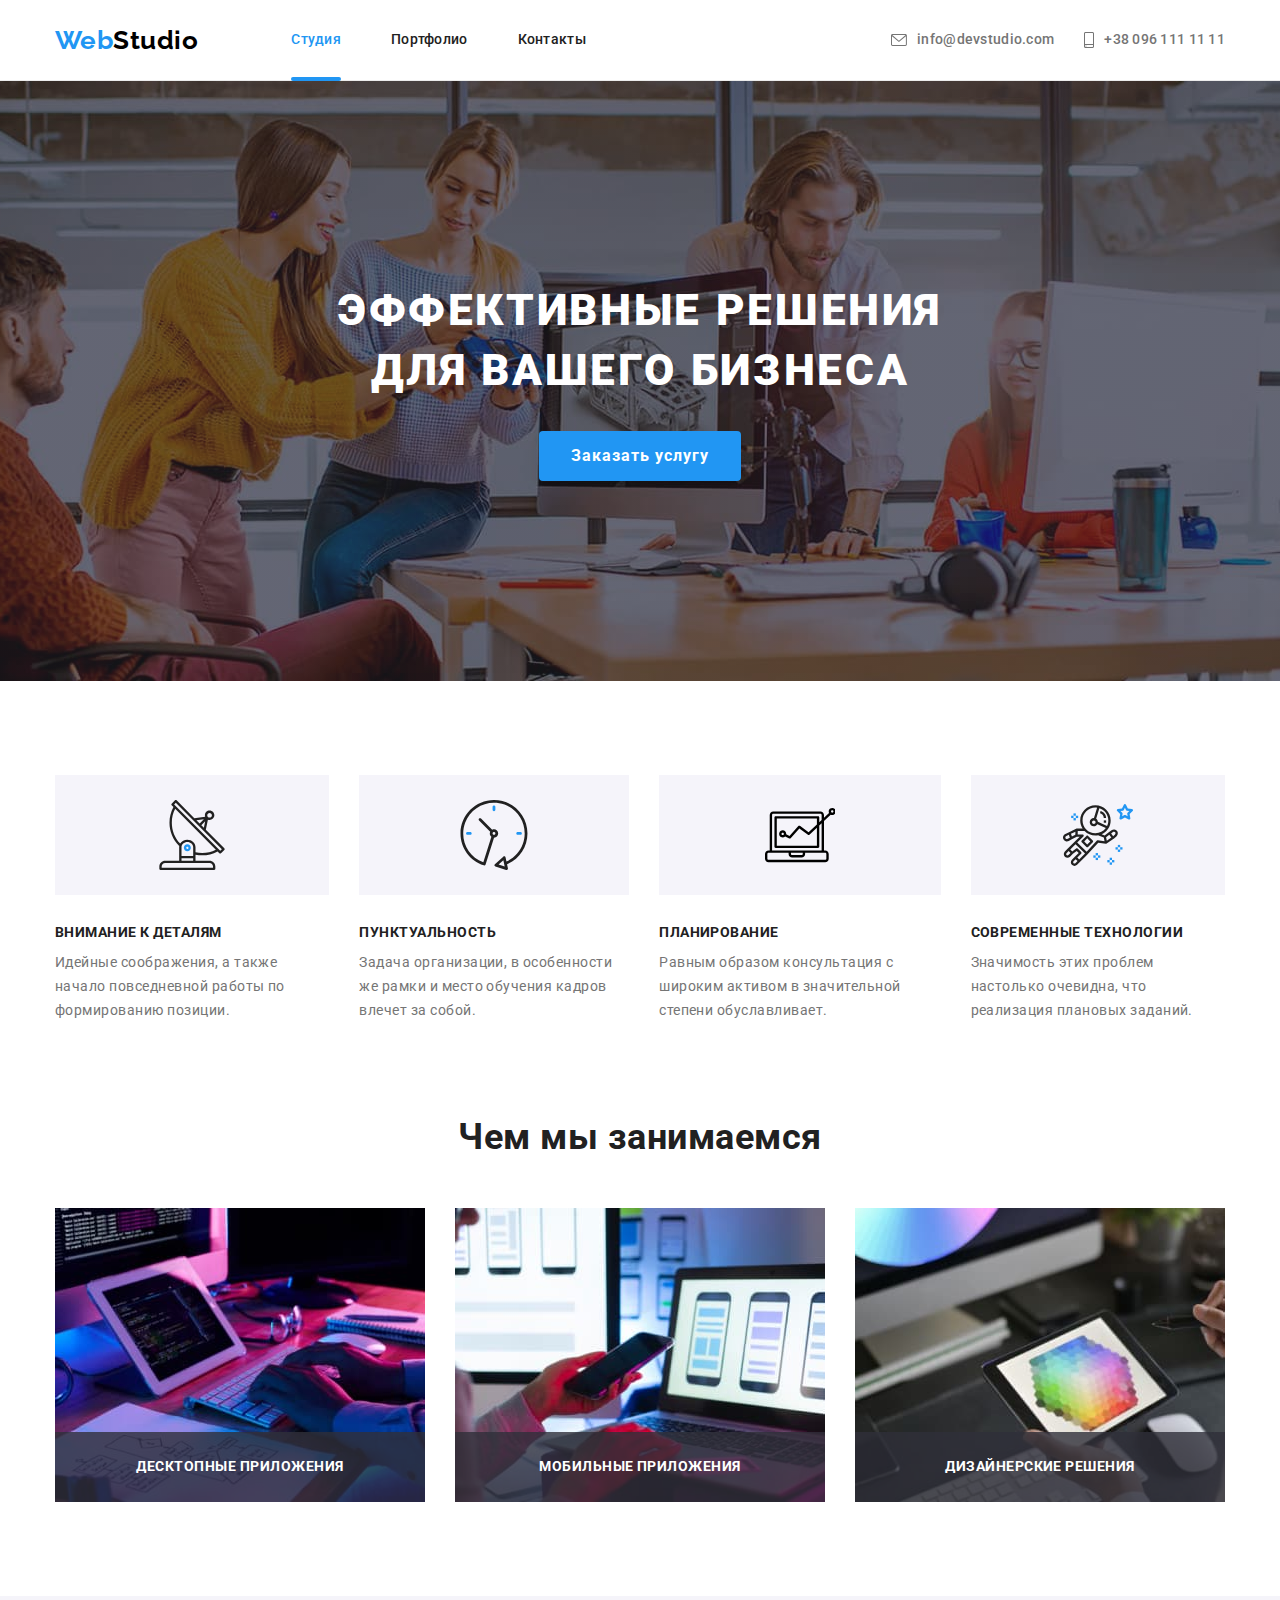
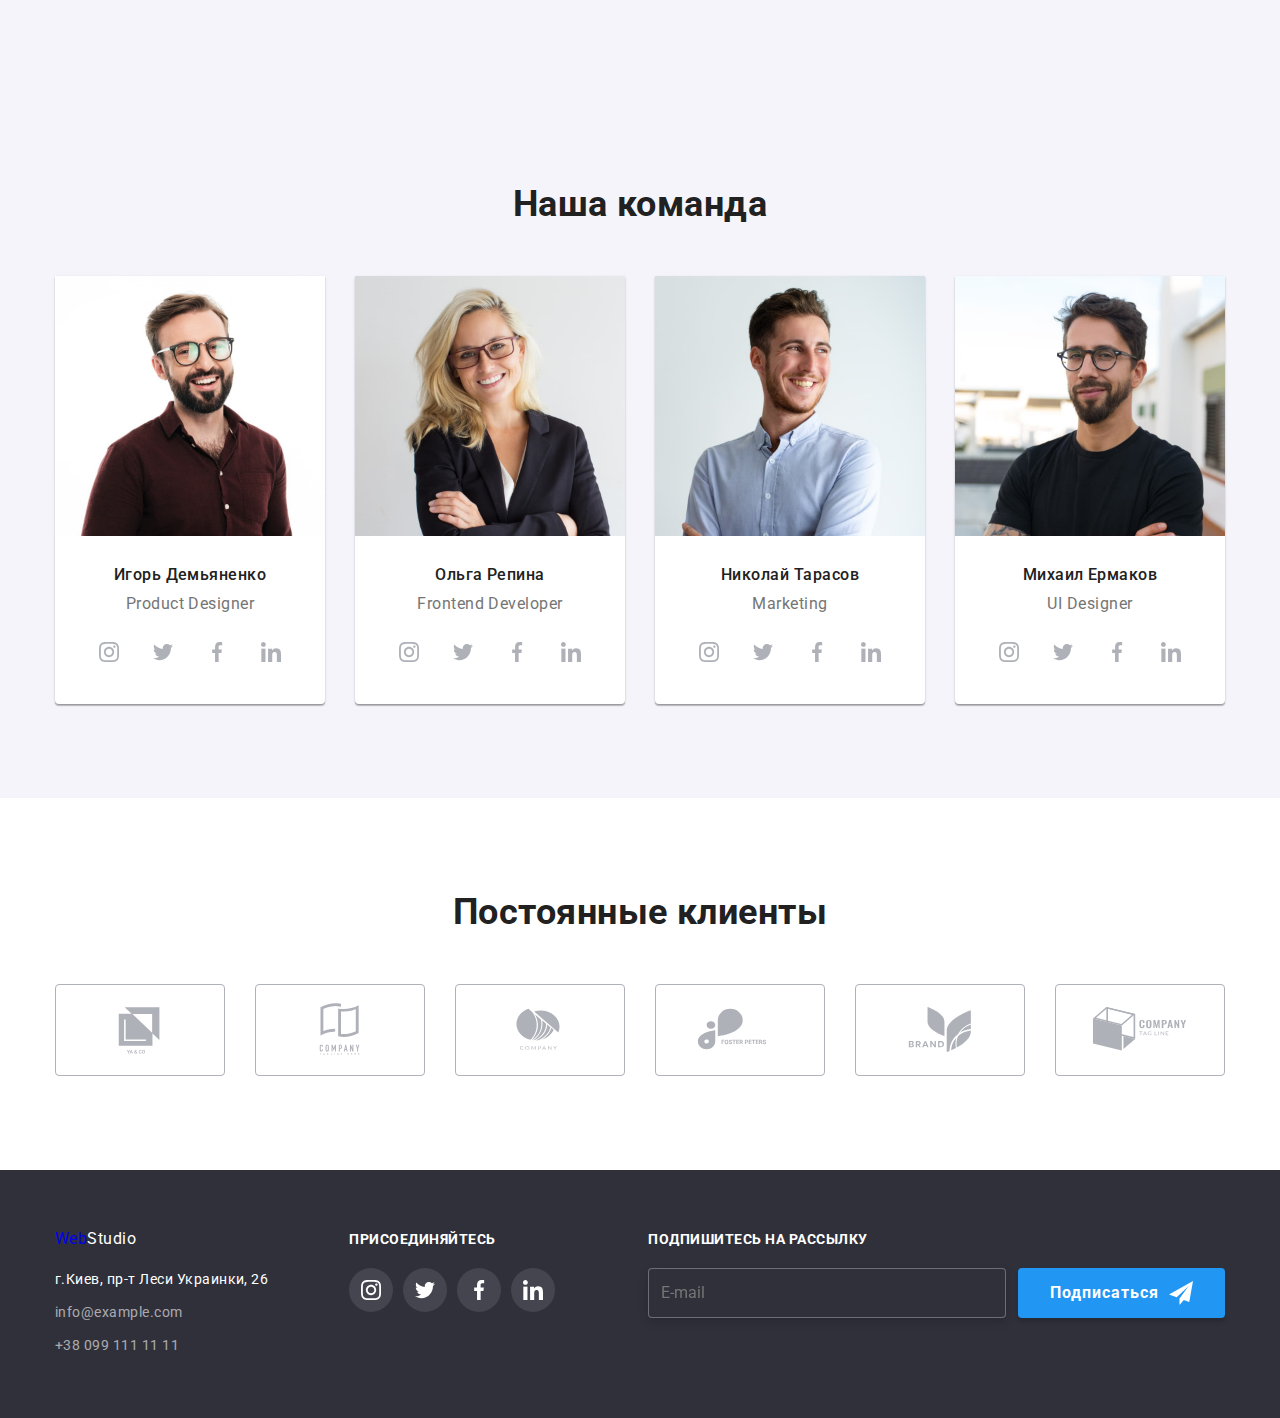
<file: index.html>
<!DOCTYPE html>
<html lang="ru">
  <head>
    <meta charset="UTF-8" />
    <meta http-equiv="X-UA-Compatible" content="IE=edge" />
    <meta name="viewport" content="width=device-width, initial-scale=1.0" />
    <title>WebStudio</title>
    <link rel="preconnect" href="https://fonts.googleapis.com" />
    <link rel="preconnect" href="https://fonts.gstatic.com" crossorigin />
    <link
      href="https://fonts.googleapis.com/css2?family=Raleway:wght@700&family=Roboto:wght@400;500;700;900&display=swap"
      rel="stylesheet"
    />
    <link
      rel="stylesheet"
      href="https://cdnjs.cloudflare.com/ajax/libs/modern-normalize/1.1.0/modern-normalize.min.css"
    />
    <link rel="stylesheet" href="./css/styles.css" />
  </head>
  <body>
    <!--Header-->
    <header class="header">
      <div class="container header__section">
        <nav class="header__nav">
          <a class="header__logo" href="./index.html" aria-label="Логотип сайта WebStudio"
            >Web<span class="header__logo--black" lang="en">Studio</span>
          </a>

          <ul class="site-nav">
            <li class="site-nav__item">
              <a class="site-nav__link site-nav__link--current" href="./index.html">Студия</a>
            </li>
            <li class="site-nav__item">
              <a class="site-nav__link" href="./portfolio.html">Портфолио</a>
            </li>
            <li class="site-nav__item">
              <a class="site-nav__link" href="">Контакты</a>
            </li>
          </ul>
        </nav>

        <ul class="header-contacts">
          <li class="header-contacts__item">
            <a class="header-contacts__link" href="mailto:info@devstudio.com"
              ><svg class="header-contacts__icon" width="16" height="12">
                <use href="./images/icons.svg#icon-mail"></use>
              </svg>
              info@devstudio.com</a
            >
          </li>
          <li class="header-contacts__item">
            <a class="header-contacts__link" href="tel:380961111111">
              <svg class="header-contacts__icon" width="10" height="16">
                <use href="./images/icons.svg#icon-phone"></use>
              </svg>
              +38 096 111 11 11</a
            >
          </li>
        </ul>
      </div>
    </header>

    <!--Hero-->
    <main>
      <section class="hero">
        <div class="container">
          <h1 class="hero-title">
            Эффективные решения <br />
            для вашего бизнеса
          </h1>
          <button class="button" data-modal-open type="button">Заказать услугу</button>
        </div>
      </section>

      <!--Benefits-->
      <section class="section">
        <div class="container">
          <h2 class="visually-hidden">Наши преимущества</h2>
          <ul class="benefits-list benefits">
            <li class="benefits-item">
              <div class="benefits-thumb">
                <svg class="benefits-icon" width="70" height="70">
                  <use href="./images/icons.svg#icon-antenna"></use>
                </svg>
              </div>
              <h3 class="benefits-title">Внимание к деталям</h3>
              <p class="benefits-text">
                Идейные соображения, а также начало повседневной работы по формированию позиции.
              </p>
            </li>
            <li class="benefits-item">
              <div class="benefits-thumb">
                <svg class="benefits-icon" width="70" height="70">
                  <use href="./images/icons.svg#icon-clock"></use>
                </svg>
              </div>
              <h3 class="benefits-title">Пунктуальность</h3>
              <p class="benefits-text">
                Задача организации, в особенности же рамки и место обучения кадров влечет за собой.
              </p>
            </li>
            <li class="benefits-item">
              <div class="benefits-thumb">
                <svg class="benefits-icon" width="70" height="70">
                  <use href="./images/icons.svg#icon-diagram"></use>
                </svg>
              </div>
              <h3 class="benefits-title">Планирование</h3>
              <p class="benefits-text">
                Равным образом консультация с широким активом в значительной степени обуславливает.
              </p>
            </li>
            <li class="benefits-item">
              <div class="benefits-thumb">
                <svg class="benefits-icon" width="70" height="70">
                  <use href="./images/icons.svg#icon-astronaut"></use>
                </svg>
              </div>
              <h3 class="benefits-title">Современные технологии</h3>
              <p class="benefits-text">
                Значимость этих проблем настолько очевидна, что реализация плановых заданий.
              </p>
            </li>
          </ul>
        </div>
      </section>

      <!--Work-->
      <section class="section work-section">
        <div class="container">
          <h2 class="section-title">Чем мы занимаемся</h2>
          <ul class="work-list work">
            <li class="work-item">
              <img
                class="work-img"
                src="./images/we-doing/box1.jpg"
                alt="Разработка"
                width="370"
                height="294"
              />
              <div class="work-thumb">
                <p class="work-thumb-text">Десктопные приложения</p>
              </div>
            </li>
            <li class="work-item">
              <img
                class="work-img"
                src="./images/we-doing/box2.jpg"
                alt="Оптимизация"
                width="370"
                height="294"
              />
              <div class="work-thumb">
                <p class="work-thumb-text">Мобильные приложения</p>
              </div>
            </li>
            <li class="work-item">
              <img
                class="work-img"
                src="./images/we-doing/box3.jpg"
                alt="Дизайн"
                width="370"
                height="294"
              />
              <div class="work-thumb">
                <p class="work-thumb-text">Дизайнерские решения</p>
              </div>
            </li>
          </ul>
        </div>
      </section>

      <!--Team-->
      <section class="section team-bg">
        <div class="container">
          <h2 class="section-title team-title">Наша команда</h2>
          <ul class="member-list team">
            <li class="member-item">
              <img
                class="member-img"
                src="./images/command/img1.jpg"
                alt="Член команды"
                width="270"
                height="260"
              />
              <div class="team-info">
                <h3 class="member-title">Игорь Демьяненко</h3>
                <p class="member-position" lang="en">Product Designer</p>
                <ul class="member-social-networks">
                  <li class="member-icon-item">
                    <a class="member-icon-link" href="">
                      <svg class="member-icon" width="20" height="20">
                        <use href="./images/icons.svg#icon-instagram"></use>
                      </svg>
                    </a>
                  </li>
                  <li class="member-icon-item">
                    <a class="member-icon-link" href=""
                      ><svg class="member-icon" width="20" height="20">
                        <use href="./images/icons.svg#icon-twitter"></use></svg
                    ></a>
                  </li>
                  <li class="member-icon-item">
                    <a class="member-icon-link" href=""
                      ><svg class="member-icon" width="20" height="20">
                        <use href="./images/icons.svg#icon-facebook"></use></svg
                    ></a>
                  </li>
                  <li class="member-icon-item">
                    <a class="member-icon-link" href=""
                      ><svg class="member-icon" width="20" height="20">
                        <use href="./images/icons.svg#icon-linkedin"></use></svg
                    ></a>
                  </li>
                </ul>
              </div>
            </li>
            <li class="member-item">
              <img
                class="member-img"
                src="./images/command/img2.jpg"
                alt="Член команды"
                width="270"
                height="260"
              />
              <div class="team-info">
                <h3 class="member-title">Ольга Репина</h3>
                <p class="member-position" lang="en">Frontend Developer</p>
                <ul class="member-social-networks">
                  <li class="member-icon-item">
                    <a class="member-icon-link" href="">
                      <svg class="member-icon" width="20" height="20">
                        <use href="./images/icons.svg#icon-instagram"></use>
                      </svg>
                    </a>
                  </li>
                  <li class="member-icon-item">
                    <a class="member-icon-link" href=""
                      ><svg class="member-icon" width="20" height="20">
                        <use href="./images/icons.svg#icon-twitter"></use></svg
                    ></a>
                  </li>
                  <li class="member-icon-item">
                    <a class="member-icon-link" href=""
                      ><svg class="member-icon" width="20" height="20">
                        <use href="./images/icons.svg#icon-facebook"></use></svg
                    ></a>
                  </li>
                  <li class="member-icon-item">
                    <a class="member-icon-link" href=""
                      ><svg class="member-icon" width="20" height="20">
                        <use href="./images/icons.svg#icon-linkedin"></use></svg
                    ></a>
                  </li>
                </ul>
              </div>
            </li>
            <li class="member-item">
              <img
                class="member-img"
                src="./images/command/img3.jpg"
                alt="Член команды"
                width="270"
                height="260"
              />
              <div class="team-info">
                <h3 class="member-title">Николай Тарасов</h3>
                <p class="member-position" lang="en">Marketing</p>
                <ul class="member-social-networks">
                  <li class="member-icon-item">
                    <a class="member-icon-link" href="">
                      <svg class="member-icon" width="20" height="20">
                        <use href="./images/icons.svg#icon-instagram"></use>
                      </svg>
                    </a>
                  </li>
                  <li class="member-icon-item">
                    <a class="member-icon-link" href=""
                      ><svg class="member-icon" width="20" height="20">
                        <use href="./images/icons.svg#icon-twitter"></use></svg
                    ></a>
                  </li>
                  <li class="member-icon-item">
                    <a class="member-icon-link" href=""
                      ><svg class="member-icon" width="20" height="20">
                        <use href="./images/icons.svg#icon-facebook"></use></svg
                    ></a>
                  </li>
                  <li class="member-icon-item">
                    <a class="member-icon-link" href=""
                      ><svg class="member-icon" width="20" height="20">
                        <use href="./images/icons.svg#icon-linkedin"></use></svg
                    ></a>
                  </li>
                </ul>
              </div>
            </li>
            <li class="member-item">
              <img
                class="member-img"
                src="./images/command/img4.jpg"
                alt="Член команды"
                width="270"
                height="260"
              />
              <div class="team-info">
                <h3 class="member-title">Михаил Ермаков</h3>
                <p class="member-position" lang="en">UI Designer</p>
                <ul class="member-social-networks">
                  <li class="member-icon-item">
                    <a class="member-icon-link" href="">
                      <svg class="member-icon" width="20" height="20">
                        <use href="./images/icons.svg#icon-instagram"></use>
                      </svg>
                    </a>
                  </li>
                  <li class="member-icon-item twitter">
                    <a class="member-icon-link" href=""
                      ><svg class="member-icon" width="20" height="20">
                        <use href="./images/icons.svg#icon-twitter"></use></svg
                    ></a>
                  </li>
                  <li class="member-icon-item facebook">
                    <a class="member-icon-link" href=""
                      ><svg class="member-icon" width="20" height="20">
                        <use href="./images/icons.svg#icon-facebook"></use></svg
                    ></a>
                  </li>
                  <li class="member-icon-item linkedin">
                    <a class="member-icon-link" href=""
                      ><svg class="member-icon" width="20" height="20">
                        <use href="./images/icons.svg#icon-linkedin"></use></svg
                    ></a>
                  </li>
                </ul>
              </div>
            </li>
          </ul>
        </div>
      </section>

      <!--Clients-->
      <section class="section">
        <div class="container">
          <h2 class="section-title">Постоянные клиенты</h2>
          <ul class="clients-thumb">
            <li class="client-list">
              <a class="client-link" href="">
                <svg class="costumers-icon" width="106" height="60">
                  <use href="./images/icons.svg#icon-logo-1"></use>
                </svg>
              </a>
            </li>
            <li class="client-list">
              <a class="client-link" href="">
                <svg class="costumers-icon" width="106" height="60">
                  <use href="./images/icons.svg#icon-logo-2"></use>
                </svg>
              </a>
            </li>
            <li class="client-list">
              <a class="client-link" href="">
                <svg class="costumers-icon" width="106" height="60">
                  <use href="./images/icons.svg#icon-logo-3"></use>
                </svg>
              </a>
            </li>
            <li class="client-list">
              <a class="client-link" href="">
                <svg class="costumers-icon" width="106" height="60">
                  <use href="./images/icons.svg#icon-logo-4"></use>
                </svg>
              </a>
            </li>
            <li class="client-list">
              <a class="client-link" href="">
                <svg class="costumers-icon" width="106" height="60">
                  <use href="./images/icons.svg#icon-logo-5"></use>
                </svg>
              </a>
            </li>
            <li class="client-list">
              <a class="client-link" href="">
                <svg class="costumers-icon" width="106" height="60">
                  <use href="./images/icons.svg#icon-logo-6"></use>
                </svg>
              </a>
            </li>
          </ul>
        </div>
      </section>
    </main>

    <!--Footer-->
    <footer class="footer">
      <div class="container">
        <div class="footer-flex">
          <div class="footer-contacts-flex">
            <a class="logo" href="./index.html"
              >Web<span class="logo-white" lang="en">Studio</span>
            </a>
            <address class="address">
              <ul class="footer-address">
                <li class="address-item footer-item">
                  <a class="link" href="https://goo.gl/maps/hzVvKhw79iwVWXAN9"
                    >г.Киев, пр-т Леси Украинки, 26</a
                  >
                </li>
                <li class="contact-item footer-item">
                  <a class="link" href="mailto:info@example.com">info@example.com</a>
                </li>
                <li class="contact-item footer-item">
                  <a class="link" href="tel:380991111111">+38 099 111 11 11</a>
                </li>
              </ul>
            </address>
          </div>
          <div class="footer-social-thumb">
            <p class="footer-social-text">присоединяйтесь</p>
            <ul class="footer-social-list">
              <li class="footer-icon-item">
                <a class="footer-icon-link" href="">
                  <svg class="footer-icon" width="20" height="20">
                    <use href="./images/icons.svg#icon-instagram"></use>
                  </svg>
                </a>
              </li>
              <li class="footer-icon-item">
                <a class="footer-icon-link" href="">
                  <svg class="footer-icon" width="20" height="20">
                    <use href="./images/icons.svg#icon-twitter"></use>
                  </svg>
                </a>
              </li>
              <li class="footer-icon-item">
                <a class="footer-icon-link" href="">
                  <svg class="footer-icon" width="20" height="20">
                    <use href="./images/icons.svg#icon-facebook"></use>
                  </svg>
                </a>
              </li>
              <li class="footer-icon-item">
                <a class="footer-icon-link" href="">
                  <svg class="footer-icon" width="20" height="20">
                    <use href="./images/icons.svg#icon-linkedin"></use>
                  </svg>
                </a>
              </li>
            </ul>
          </div>
          <!--Подпишитесь на рассылку-->
          <form class="footer-form">
            <label class="footer-form-field">
              <span class="footer-social-text">Подпишитесь на рассылку</span>
              <input class="footer-form-input" type="email" name="mail" placeholder="E-mail" />
            </label>
            <button class="form-button button" type="submit">
              Подписаться
              <svg class="form-send" width="24" height="24">
                <use href="./images/icons.svg#icon-send"></use>
              </svg>
            </button>
          </form>
        </div>
      </div>
    </footer>

    <!--Backdrop-->
    <div class="backdrop is-hidden" data-modal>
      <div class="modal">
        <button class="modal-button" data-modal-close>
          <svg width="11" height="11">
            <use href="./images/icons.svg#icon-close"></use>
          </svg>
        </button>

        <form class="backdrop-form">
          <div class="backdrop-group">
            <h3 class="backdrop-form-title">Оставьте свои данные, мы вам перезвоним</h3>
            <label class="backdrop-form-field"
              ><span class="backdrop-form-label">Имя</span>
              <input class="backdrop-form-input" type="text" name="name" />
              <svg class="backdrop-input-icon" width="18" height="18">
                <use href="./images/icons.svg#icon-form-person"></use>
              </svg>
            </label>

            <label class="backdrop-form-field">
              <span class="backdrop-form-label">Телефон</span>
              <input class="backdrop-form-input" type="tel" name="tel" />
              <svg class="backdrop-input-icon" width="18" height="18">
                <use href="./images/icons.svg#icon-form-phone"></use>
              </svg>
            </label>

            <label class="backdrop-form-field">
              <span class="backdrop-form-label">Почта</span>
              <input class="backdrop-form-input" type="email" name="mail" />
              <svg class="backdrop-input-icon" width="18" height="18">
                <use href="./images/icons.svg#icon-form-email"></use>
              </svg>
            </label>

            <label class="backdrop-form-field">
              <span class="backdrop-form-label">Комменарий</span>
              <textarea
                class="backdrop-textarea"
                name="commet"
                rows="10"
                placeholder="Введите текст"
              ></textarea>
            </label>
          </div>

          <label class="backdrop-checkbox">
            <input
              class="backdrop-checkbox-input"
              type="checkbox"
              name="conditions"
              value="conditions"
            />
            <svg class="backdrop-checkbox-icon" width="16" height="15">
              <use href="./images/icons.svg#icon-check"></use>
            </svg>
            <span
              >Соглашаюсь с рассылкой и принимаю
              <a class="backdrop-checkbox-link" href="">Условия договора</a></span
            >
          </label>

          <button type="submit" class="button">Отправить</button>
        </form>
      </div>
    </div>
    <script src="./js/modal.js"></script>
  </body>
</html>
</file>
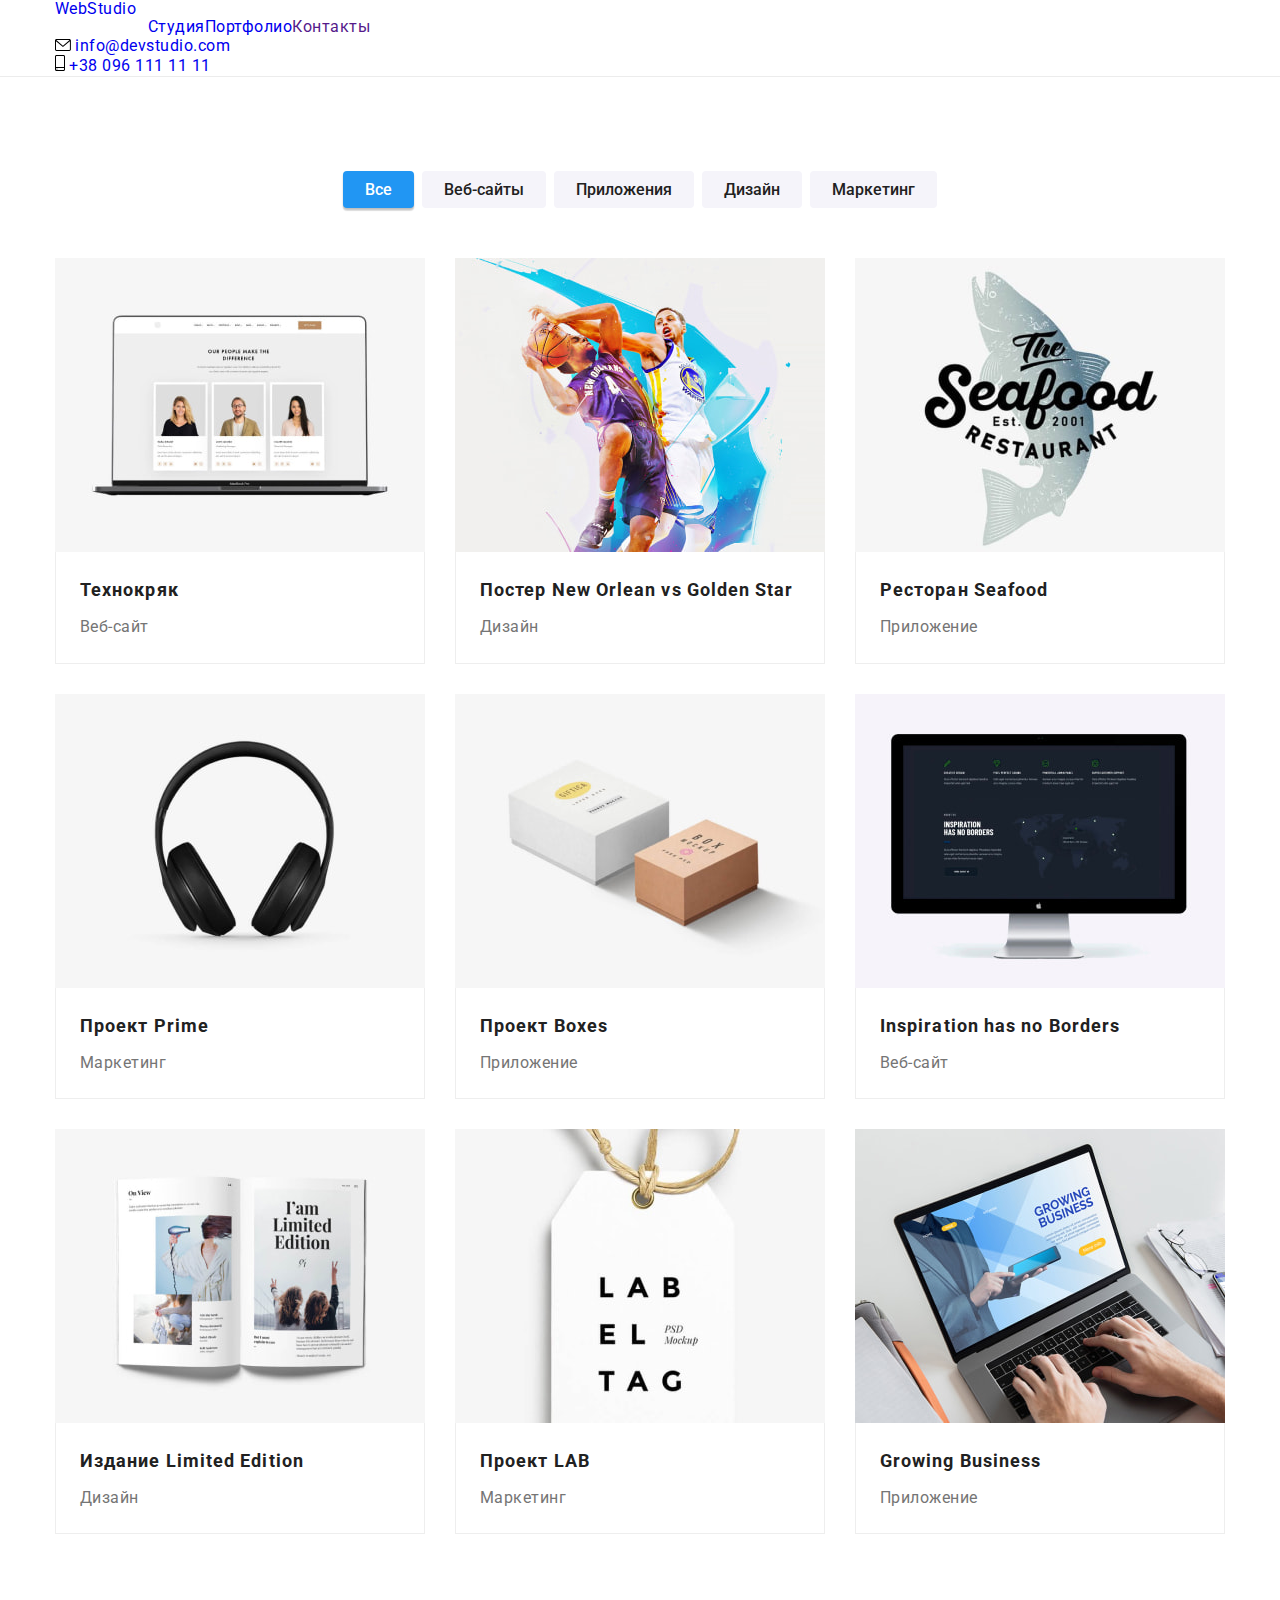
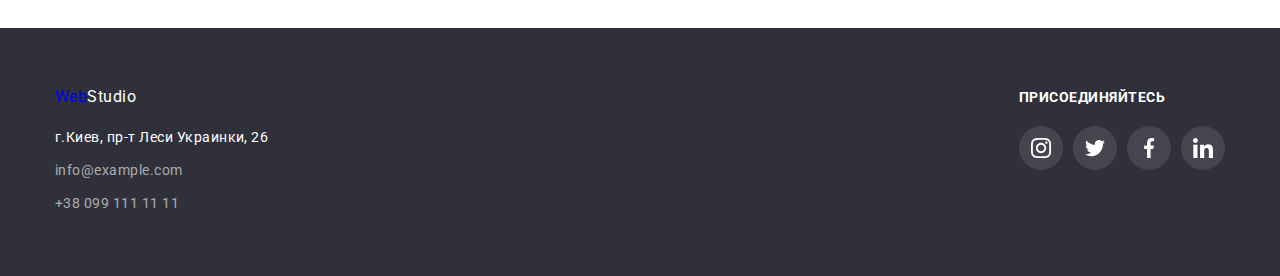
<file: portfolio.html>
<!DOCTYPE html>
<html lang="en">
  <head>
    <meta charset="UTF-8" />
    <meta http-equiv="X-UA-Compatible" content="IE=edge" />
    <meta name="viewport" content="width=device-width, initial-scale=1.0" />
    <title>Портфолио</title>
    <link rel="preconnect" href="https://fonts.googleapis.com" />
    <link rel="preconnect" href="https://fonts.gstatic.com" crossorigin />
    <link
      href="https://fonts.googleapis.com/css2?family=Raleway:wght@700&family=Roboto:wght@400;500;700;900&display=swap"
      rel="stylesheet"
    />
    <link
      rel="stylesheet"
      href="https://cdnjs.cloudflare.com/ajax/libs/modern-normalize/1.1.0/modern-normalize.min.css"
    />
    <link rel="stylesheet" href="./css/styles.css" />
  </head>
  <body>
    <!--Header-->
    <header class="header">
      <div class="container main-nav">
        <a class="logo" href="./index.html" aria-label="Логотип сайта WebStudio"
          >Web<span class="logo-black" lang="en">Studio</span>
        </a>
        <nav class="header-nav main-nav">
          <ul class="site-nav">
            <li class="item">
              <a class="link" href="./index.html">Студия</a>
            </li>
            <li class="item">
              <a class="link current" href="./portfolio.html">Портфолио</a>
            </li>
            <li class="item">
              <a class="link" href="">Контакты</a>
            </li>
          </ul>
        </nav>

        <ul class="nav-contacts">
          <li class="item icon-mail">
            <a class="link" href="mailto:info@devstudio.com"
              ><svg class="header-icon" width="16" height="12">
                <use href="./images/icons.svg#icon-mail"></use>
              </svg>
              info@devstudio.com</a
            >
          </li>
          <li class="item icon-phone">
            <a class="link" href="tel:380961111111">
              <svg class="header-icon" width="10" height="16">
                <use href="./images/icons.svg#icon-phone"></use>
              </svg>
              +38 096 111 11 11</a
            >
          </li>
        </ul>
      </div>
    </header>

    <main>
      <!--Navigation buttons-->
      <section class="section">
        <div class="container">
          <h1 class="visually-hidden">Портфолио</h1>
          <ul class="section-filter">
            <li class="filter-item">
              <button class="filter current" type="button">Все</button>
            </li>
            <li class="filter-item">
              <button class="filter" type="button">Веб-сайты</button>
            </li>
            <li class="filter-item">
              <button class="filter" type="button">Приложения</button>
            </li>
            <li class="filter-item">
              <button class="filter" type="button">Дизайн</button>
            </li>
            <li class="filter-item">
              <button class="filter" type="button">Маркетинг</button>
            </li>
          </ul>

          <!--Portfolio-->

          <ul class="portfolio">
            <li class="portfolio-list">
              <a class="portfolio-link" href="">
                <div class="portfolio-thumb">
                  <img
                    class="portfolio-image"
                    src="./images/portfolio/img-1.jpg"
                    alt="Открытый ноутбук с сайтом Технокряк"
                    width="370"
                    height="294"
                  />
                  <div class="portfolio-overlay">
                    <div class="portfolio-overlay-box">
                      <p class="portfolio-overlay-text">
                        Ресурс предлагает комплексные предложения с разным уровнем функционала и
                        сервисов. Все это позволит посетителю получить исчерпывающие сведения о
                        компании или частном лице.
                      </p>
                    </div>
                  </div>
                </div>

                <div class="image-undertext">
                  <h2 class="portfolio-title">Технокряк</h2>
                  <p class="portfolio-text">Веб-сайт</p>
                </div>
              </a>
            </li>

            <li class="portfolio-list">
              <a class="portfolio-link" href="">
                <div class="portfolio-thumb">
                  <img
                    class="portfolio-image"
                    src="./images/portfolio/img-2.jpg"
                    alt="Два парня играют в баскетболл"
                    width="370"
                    height="294"
                  />
                  <div class="portfolio-overlay">
                    <div class="portfolio-overlay-box">
                      <p class="portfolio-overlay-text">
                        Ресурс предлагает комплексные предложения с разным уровнем функционала и
                        сервисов. Все это позволит посетителю получить исчерпывающие сведения о
                        компании или частном лице.
                      </p>
                    </div>
                  </div>
                </div>
                <div class="image-undertext">
                  <h2 class="portfolio-title">Постер New Orlean vs Golden Star</h2>
                  <p class="portfolio-text">Дизайн</p>
                </div>
              </a>
            </li>

            <li class="portfolio-list">
              <a class="portfolio-link" href="">
                <div class="portfolio-thumb">
                  <img
                    class="portfolio-image"
                    src="./images/portfolio/img-3.jpg"
                    alt="Логотип в виде рыбы с название ресторана Seafood"
                    width="370"
                    height="294"
                  />

                  <div class="portfolio-overlay">
                    <div class="portfolio-overlay-box">
                      <p class="portfolio-overlay-text">
                        Ресурс предлагает комплексные предложения с разным уровнем функционала и
                        сервисов. Все это позволит посетителю получить исчерпывающие сведения о
                        компании или частном лице.
                      </p>
                    </div>
                  </div>
                </div>
                <div class="image-undertext">
                  <h2 class="portfolio-title">Ресторан Seafood</h2>
                  <p class="portfolio-text">Приложение</p>
                </div></a
              >
            </li>

            <li class="portfolio-list">
              <a class="portfolio-link" href="">
                <div class="portfolio-thumb">
                  <img
                    class="portfolio-image"
                    src="./images/portfolio/img-4.jpg"
                    alt="Наушники"
                    width="370"
                    height="294"
                  />
                  <div class="portfolio-overlay">
                    <div class="portfolio-overlay-box">
                      <p class="portfolio-overlay-text">
                        Ресурс предлагает комплексные предложения с разным уровнем функционала и
                        сервисов. Все это позволит посетителю получить исчерпывающие сведения о
                        компании или частном лице.
                      </p>
                    </div>
                  </div>
                </div>
                <div class="image-undertext">
                  <h2 class="portfolio-title">Проект Prime</h2>
                  <p class="portfolio-text">Маркетинг</p>
                </div></a
              >
            </li>

            <li class="portfolio-list">
              <a class="portfolio-link" href="">
                <div class="portfolio-thumb">
                  <img
                    class="portfolio-image"
                    src="./images/portfolio/img-5.jpg"
                    alt="Две коробки"
                    width="370"
                    height="294"
                  />
                  <div class="portfolio-overlay">
                    <div class="portfolio-overlay-box">
                      <p class="portfolio-overlay-text">
                        Ресурс предлагает комплексные предложения с разным уровнем функционала и
                        сервисов. Все это позволит посетителю получить исчерпывающие сведения о
                        компании или частном лице.
                      </p>
                    </div>
                  </div>
                </div>
                <div class="image-undertext">
                  <h2 class="portfolio-title">Проект Boxes</h2>
                  <p class="portfolio-text">Приложение</p>
                </div></a
              >
            </li>

            <li class="portfolio-list">
              <a class="portfolio-link" href="">
                <div class="portfolio-thumb">
                  <img
                    class="portfolio-image"
                    src="./images/portfolio/img-6.jpg"
                    alt="Компьютерый монитор"
                    width="370"
                    height="294"
                  />
                  <div class="portfolio-overlay">
                    <div class="portfolio-overlay-box">
                      <p class="portfolio-overlay-text">
                        Ресурс предлагает комплексные предложения с разным уровнем функционала и
                        сервисов. Все это позволит посетителю получить исчерпывающие сведения о
                        компании или частном лице.
                      </p>
                    </div>
                  </div>
                </div>
                <div class="image-undertext">
                  <h2 class="portfolio-title">Inspiration has no Borders</h2>
                  <p class="portfolio-text">Веб-сайт</p>
                </div></a
              >
            </li>

            <li class="portfolio-list">
              <a class="portfolio-link" href="">
                <div class="portfolio-thumb">
                  <img
                    class="portfolio-image"
                    src="./images/portfolio/img-7.jpg"
                    alt="Открытый журнал"
                    width="370"
                    height="294"
                  />
                  <div class="portfolio-overlay">
                    <div class="portfolio-overlay-box">
                      <p class="portfolio-overlay-text">
                        Ресурс предлагает комплексные предложения с разным уровнем функционала и
                        сервисов. Все это позволит посетителю получить исчерпывающие сведения о
                        компании или частном лице.
                      </p>
                    </div>
                  </div>
                </div>
                <div class="image-undertext">
                  <h2 class="portfolio-title">Издание Limited Edition</h2>
                  <p class="portfolio-text">Дизайн</p>
                </div></a
              >
            </li>

            <li class="portfolio-list">
              <a class="portfolio-link" href="">
                <div class="portfolio-thumb">
                  <img
                    class="portfolio-image"
                    src="./images/portfolio/img-8.jpg"
                    alt="Этикетка"
                    width="370"
                    height="294"
                  />
                  <div class="portfolio-overlay">
                    <div class="portfolio-overlay-box">
                      <p class="portfolio-overlay-text">
                        Ресурс предлагает комплексные предложения с разным уровнем функционала и
                        сервисов. Все это позволит посетителю получить исчерпывающие сведения о
                        компании или частном лице.
                      </p>
                    </div>
                  </div>
                </div>
                <div class="image-undertext">
                  <h2 class="portfolio-title">Проект LAB</h2>
                  <p class="portfolio-text">Маркетинг</p>
                </div></a
              >
            </li>

            <li class="portfolio-list">
              <a class="portfolio-link" href="">
                <div class="portfolio-thumb">
                  <img
                    class="portfolio-image"
                    src="./images/portfolio/img-9.jpg"
                    alt="Человек печатает на макбуке"
                    width="370"
                    height="294"
                  />
                  <div class="portfolio-overlay">
                    <div class="portfolio-overlay-box">
                      <p class="portfolio-overlay-text">
                        Ресурс предлагает комплексные предложения с разным уровнем функционала и
                        сервисов. Все это позволит посетителю получить исчерпывающие сведения о
                        компании или частном лице.
                      </p>
                    </div>
                  </div>
                </div>
                <div class="image-undertext">
                  <h2 class="portfolio-title">Growing Business</h2>
                  <p class="portfolio-text">Приложение</p>
                </div></a
              >
            </li>
          </ul>
        </div>
      </section>
    </main>

    <!--Footer-->
    <footer class="footer">
      <div class="container">
        <div class="footer-flex">
          <div class="footer-contacts-flex">
            <a class="logo" href="./index.html"
              >Web<span class="logo-white" lang="en">Studio</span>
            </a>
            <address class="address">
              <ul class="footer-address">
                <li class="address-item footer-item">
                  <a class="link" href="https://goo.gl/maps/hzVvKhw79iwVWXAN9"
                    >г.Киев, пр-т Леси Украинки, 26</a
                  >
                </li>
                <li class="contact-item footer-item">
                  <a class="link" href="mailto:info@example.com">info@example.com</a>
                </li>
                <li class="contact-item footer-item">
                  <a class="link" href="tel:380991111111">+38 099 111 11 11</a>
                </li>
              </ul>
            </address>
          </div>
          <div class="footer-social-thumb">
            <p class="footer-social-text">присоединяйтесь</p>
            <ul class="footer-social-list">
              <li class="footer-icon-item">
                <a class="footer-icon-link" href="">
                  <svg class="footer-icon" width="20" height="20">
                    <use href="./images/icons.svg#icon-instagram"></use>
                  </svg>
                </a>
              </li>
              <li class="footer-icon-item">
                <a class="footer-icon-link" href="">
                  <svg class="footer-icon" width="20" height="20">
                    <use href="./images/icons.svg#icon-twitter"></use>
                  </svg>
                </a>
              </li>
              <li class="footer-icon-item">
                <a class="footer-icon-link" href="">
                  <svg class="footer-icon" width="20" height="20">
                    <use href="./images/icons.svg#icon-facebook"></use>
                  </svg>
                </a>
              </li>
              <li class="footer-icon-item">
                <a class="footer-icon-link" href="">
                  <svg class="footer-icon" width="20" height="20">
                    <use href="./images/icons.svg#icon-linkedin"></use>
                  </svg>
                </a>
              </li>
            </ul>
          </div>
        </div>
      </div>
    </footer>
  </body>
</html>
</file>
<file: css/styles.css>
:root {
--prime-color: #757575;
--title-color: #212121;
--logo-black-color: #000000;
--accent-color: #2196F3;
--main-white-color: #FFFFFF;
--bg-color: #2F303A;
--team-bg-color: #F5F4FA;
--footer-contact-color: rgba(255, 255, 255, 0.6);
--button-hover: #188CE8;
--icon-color: #AFB1B8;
--placeholder: rgba(117, 117, 117, 0.5);
}

body {
    font-family: Roboto, sans-serif;
    color: var(--prime-color);
    background-color: var(--main-white-color);
    letter-spacing: 0.03em;
}

ul {
    list-style: none;
    padding: 0;
    margin: 0;
}

h1,
h2,
h3, 
h4,
h5,
h6,
p {
    margin-top: 0;
    margin-bottom: 0;
}

a {
    text-decoration: none;
}

img {
    display: block;
    max-width: 100%;
    height: auto;
}

input {
    outline: none;
}

textarea {
    outline: none;
}

.visually-hidden {
    position: absolute;
    width: 1px;
    height: 1px;
    margin: -1px;
    border: 0;
    padding: 0;
    clip: rect(0 0 0 0);
    overflow: hidden;
}

/* Header */

.header {
    border-bottom: 1px solid #ECECEC;
}

.header__section {
    display: flex;
    align-items: center;
}

.header__nav {
    display: flex;
    align-items: center;
}

.header__logo {
    font-family: Raleway;
    font-weight: 700;
    font-size: 26px;
    line-height: 1.19;

    color: var(--accent-color);
}

.header__logo--black {
    color: var(--logo-black-color);
}

/* Site nav */

.site-nav {
    display: flex;
    margin-left: 93px;
}

.site-nav__item:not(:last-child) {
    margin-right: 50px;
}

.site-nav__link {
    position: relative;

    display: block;
    padding-top: 32px;
    padding-bottom: 32px;

    font-weight: 500;
    font-size: 14px;
    line-height: 1.14;
    letter-spacing: 0.02em;
    color: var(--title-color);

    transition: color 250ms cubic-bezier(0.4, 0, 0.2, 1);
}


.site-nav__link--current:after {
    position: absolute;

    display: block;
    content: "";
    width: 100%;
    height: 4px;
    bottom: -1px;
        
    border-radius: 2px;
    background: #2196F3;

}

.site-nav__link--current {
    color: var(--accent-color);
}

.site-nav__link:hover,
.site-nav__link:focus {
    color: var(--accent-color);
}

/* Nav contacts */

.header-contacts {
    display: flex;
    margin-left: auto;
}

.header-contacts__item {
    margin-right: 30px;
}

.header-contacts__item:last-child {
    margin-right: 0;
}

.header-contacts__link {
    display: flex;
    align-items: center;

    font-weight: 500;
    font-size: 14px;
    line-height: 1.14;
    letter-spacing: 0.02em;
    color: var(--prime-color);

    transition: color 250ms cubic-bezier(0.4, 0, 0.2, 1);
}

.header-contacts__link:hover,
.header-contacts__link:focus {
    color: var(--accent-color);
}

.header-contacts__icon {
    margin-right: 10px;
    fill: currentColor;
}

.header-contacts__icon:hover,
.header-contacts__icon:focus {
    fill: var(--accent-color);
}

/* Hero */

.hero {
    padding: 200px 0;
    max-width: 1600px;
    min-height: 600px;
    margin-left: auto;
    margin-right: auto;

    background-image: linear-gradient( to right, rgba(47, 48, 58, 0.4), rgba(47, 48, 58, 0.4) ), 
    url(../images/hero/hero.jpg);
    background-repeat: no-repeat;
    background-position: center;
    background-color: var(--bg-color);
    background-size: 1600px;
}

.hero-title {
    margin-top: 0;
    margin-bottom: 30px;

    font-weight: 900;
    font-size: 44px;
    line-height: 1.36;
    letter-spacing: 0.06em;
    text-align: center;
    text-transform: uppercase;
    color: var(--main-white-color);
}

.button {
    display: block;
    padding: 10px 32px;
    min-width: 200px;
    margin: 0 auto;
    
    font-family: inherit;
    font-weight: 700;
    font-size: 16px;
    line-height: 1.87;
    letter-spacing: 0.06em;
    color: var(--main-white-color);
    
    background-color: var(--accent-color);
    box-shadow: 0px 4px 4px rgba(0, 0, 0, 0.15);
    border: none;
    border-radius: 4px;
    cursor: pointer;

    /* transition-property: background-color;
    transition-duration: 250ms;
    transition-timing-function: cubic-bezier(0.4, 0, 0.2, 1); */
    transition: background-color 250ms cubic-bezier(0.4, 0, 0.2, 1);
}

.button:hover,
.button:focus {
    background-color: var(--button-hover);
}

/* Section */

.section {
    padding-top: 94px;
    padding-bottom: 94px;
}

/* Container */

.container {
    width: 1200px;
    margin-left: auto;
    margin-right: auto;
    padding-left: 15px;
    padding-right: 15px;
}

/* Benefits */

.benefits {
    display: flex;
}

.benefits-list .benefits-item:not(:last-child) {
    margin-right: 30px;
}

.benefits-thumb {
    display: flex;
    align-items: center;
    justify-content: center;
    height: 120px;
    margin-bottom: 30px;

    background-color: var(--team-bg-color);
}

.benefits-title {
    margin-bottom: 10px;

    color: var(--title-color);
    font-size: 14px;
    line-height: 1.14;
    text-transform: uppercase;
}

.benefits-text {
    font-size: 14px;
    line-height: 1.71;
}

/* Work */

.work {
    display: flex;
}

.work-section {
    padding-top: 0;
}

.work-list .work-item:not(:last-child) {
    margin-right: 30px;
}

.section-title {
    margin-bottom: 50px;

    color: var(--title-color);
    font-size: 36px;
    line-height: 1.16;
    text-align: center;
}

.work-item {
    position: relative;
}

.work-thumb {
    position: absolute;
    width: 100%;
    height: 70px;
    left: 0;
    bottom: 0;

    display: flex;
    align-items: center;
    justify-content: center;
    
    background: rgba(47, 48, 58, 0.8);
}

.work-thumb-text {
    font-weight: 700;
    font-size: 14px;
    line-height: 1.14;

    text-transform: uppercase;
    color: var(--main-white-color);
}

/* Team */

.team {
    display: flex;
}

.team-title {
    padding-top: 94px;
}

.member-item {
    background-color: var(--main-white-color);
    box-shadow: 0px 1px 3px rgba(0, 0, 0, 0.12),
    0px 1px 1px rgba(0, 0, 0, 0.14),
    0px 2px 1px rgba(0, 0, 0, 0.2);
    border-radius: 0px 0px 4px 4px;
}

.member-list .member-item:not(:last-child) {
    margin-right: 30px;
}

.team-bg {
    background-color: var(--team-bg-color);
}

.team-info {
    padding-top: 30px;
    padding-bottom: 30px;
}

.member-social-networks {
    display: flex;
    justify-content: center;
}

.member-icon-item:not(:last-child) {
    margin-right: 10px;
}

.member-icon-link {
    display: flex;
    align-items: center;
    justify-content: center;
    width: 44px;
    height: 44px;
    border-radius: 50%;
    fill: var(--icon-color);

    transition: fill 250ms cubic-bezier(0.4, 0, 0.2, 1), background-color 250ms cubic-bezier(0.4, 0, 0.2, 1);
}

.member-icon-link:hover,
.member-icon-link:focus {
    fill: var(--main-white-color);
    background-color: var(--accent-color);
}

.member-title {
    margin-bottom: 10px;

    color: var(--title-color);
    font-weight: 500;
    font-size: 16px;
    line-height: 1.18;
    text-align: center;
}

.member-position {
    margin-bottom: 16px;

    font-size: 16px;
    line-height: 1.18;
    text-align: center;
}

/* Clients */

.clients-thumb {
    display: flex;
}

.client-link {
    display: flex;
    align-items: center;
    justify-content: center;
    width: 170px;
    height: 92px;

    border: 1px solid #AFB1B8;
    border-radius: 4px;
    fill: var(--icon-color);

    transition: fill 250ms cubic-bezier(0.4, 0, 0.2, 1), border-color 250ms cubic-bezier(0.4, 0, 0.2, 1);
}

.client-list:not(:last-child) {
    margin-right: 30px;
}

.client-link:hover,
.client-link:focus {
    border-color: var(--accent-color);
    fill: var(--accent-color);
}

/* Portfolio filters */

.section-filter {
    display: flex;
    justify-content: center;
    margin-bottom: 50px;
}

.filter {
    padding: 6px 22px;

    color: var(--title-color);
    font-family: inherit;
    font-weight: 500;
    font-size: 16px;
    line-height: 1.62;
    text-align: center;

    background-color: var(--team-bg-color);
    cursor: pointer;
    border-radius: 4px;
    border: none;

    transition: background-color 250ms cubic-bezier(0.4, 0, 0.2, 1), color 250ms cubic-bezier(0.4, 0, 0.2, 1), box-shadow 250ms cubic-bezier(0.4, 0, 0.2, 1);
}

.filter-item{
    margin-right: 8px;
}

.filter-item:last-child {
    margin-right: 0;
}

.filter:hover,
.filter:focus {
    background-color: var(--accent-color);
    color: var(--main-white-color);
    box-shadow: 0px 3px 1px rgba(0, 0, 0, 0.1),
    0px 1px 2px rgba(0, 0, 0, 0.08),
    0px 2px 2px rgba(0, 0, 0, 0.12);
}

.filter.current {
    background-color: var(--accent-color);
    color: var(--main-white-color);
    box-shadow: 0px 3px 1px rgba(0, 0, 0, 0.1),
    0px 1px 2px rgba(0, 0, 0, 0.08),
    0px 2px 2px rgba(0, 0, 0, 0.12);
}

/* Portfolio content*/

.portfolio-title {
    margin-bottom: 4px;

    color: var(--title-color);
    font-size: 18px;
    line-height: 2;
    letter-spacing: 0.06em;
}

.portfolio {
    display: flex;
    flex-wrap: wrap;
}

.portfolio-list {
    width: 370px;
    margin-right: 30px;
    margin-bottom: 30px;
}

.portfolio-thumb {
    position: relative;
    overflow: hidden;
}

.portfolio-overlay{
    position: absolute;
    top: 0;
    left: 0;

    width: 100%;
    height: 100%;
    
    background-color: rgba(33, 150, 243, 0.9);

    transform: translateY(100%);
    transition: transform 250ms cubic-bezier(0.4, 0, 0.2, 1);
}

.portfolio-link:hover .portfolio-overlay-box,
.portfolio-link:focus .portfolio-overlay-box,
.portfolio-link:hover .portfolio-overlay,
.portfolio-link:focus .portfolio-overlay {
    opacity: 1;
    transform: translateY(0);
}

.portfolio-overlay-box {
    position: absolute;
    top: 0;
    left: 0;

    width: 100%;
    height: 100%;

    display: flex;
    align-items: center;
}

.portfolio-overlay-text {
    padding-left: 24px;
    padding-right: 24px;

    font-weight: 400;
    font-size: 18px;
    line-height: 1.56;    
    color: var(--main-white-color);
}

.portfolio-list:nth-child(3n) {
    margin-right: 0;
}

.portfolio-list:nth-last-child(-n+3){
    margin-bottom: 0;
}

.portfolio-link {
    display: block;
    color: var(--prime-color);
    box-shadow: none;
    transition: box-shadow 250ms cubic-bezier(0.4, 0, 0.2, 1);
}

.portfolio-text {
    font-size: 16px;
    line-height: 1.88;
}

.image-undertext {
    padding: 20px 24px;
    border-right: 1px solid #EEEEEE;
    border-bottom: 1px solid #EEEEEE;
    border-left: 1px solid #EEEEEE;
}

.portfolio-link:hover,
.portfolio-link:focus {
    box-shadow: 0px 1px 1px rgba(0, 0, 0, 0.12),
    0px 4px 4px rgba(0, 0, 0, 0.06),
    1px 4px 6px rgba(0, 0, 0, 0.16);
}


/* Footer */

.footer {
    padding-top: 60px;
    padding-bottom: 60px;

    background-color: var(--bg-color);
}

.logo-white {
    color: var(--main-white-color);
}

.footer-contacts-flex {
    flex-grow: 1;
}


.address {
    margin-top: 20px;

    font-style: normal;
}
        
.footer-address .link {
    color: var(--main-white-color);
    font-size: 14px;
    line-height: 1.71;

    transition: color 250ms cubic-bezier(0.4, 0, 0.2, 1);
}

.footer-address .link:hover,
.footer-address .link:focus {
    color: var(--accent-color);
}

.contact-item .link {
    color: var(--footer-contact-color);
    font-size: 14px;
    line-height: 1.71;

    transition: color 250ms cubic-bezier(0.4, 0, 0.2, 1);
}

.footer-item:not(:last-child){
    margin-bottom: 9px;
}

.footer-flex {
    display: flex;
    align-items: baseline;
}

.footer-social-thumb {
    margin-left: 70px;
}

.footer-social-text {
    margin-bottom: 20px;

    font-weight: 700;
    font-size: 14px;
    line-height: 1.14;
    text-transform: uppercase;
    color: var(--main-white-color);
}

.footer-social-list {
    display: flex;
}

.footer-icon-item:not(:last-child) {
    margin-right: 10px;
}

.footer-icon-link {
    display: flex;
    padding: 12px;
    width: 44px;
    height: 44px;

    background-color: rgba(255, 255, 255, 0.1);
    border-radius: 50%;

    transition: background-color 250ms cubic-bezier(0.4, 0, 0.2, 1);
}

.footer-icon {
    fill: var(--main-white-color);
}

.footer-icon-link:hover,
.footer-icon-link:focus {
    background-color: var(--accent-color);
}

/* Input */

.footer-form {
    display: flex;
    align-items: flex-end;
    margin-left: 93px;
}

.footer-form-field {
    display: flex;
    flex-direction: column;
}

.footer-form-input {
    width: 358px;
    height: 50px;
    padding: 12px;

    color: var(--main-white-color);
    background-color: var(--bg-color) ;
    border: 1px solid rgba(255, 255, 255, 0.3);
    filter: drop-shadow(0px 4px 4px rgba(0, 0, 0, 0.15));
    border-radius: 4px;

    transition: border-color 250ms cubic-bezier(0.4, 0, 0.2, 1);
}

.footer-form-input:focus {
    border-color: var(--accent-color);
}

.form-button {
    display: flex;
    align-items: center;
    justify-content: center;
    margin-left: 12px;
}

.form-send {
    margin-left: 10px;
}

/* Backdrop */

.backdrop {
    position: fixed;
    top: 0;
    left: 0;

    width: 100%;
    height: 100%;

    background-color: rgba(0, 0, 0, 0.2);
    opacity: 1;
    visibility: visible;

    transition: opacity 250ms cubic-bezier(0.4, 0, 0.2, 1), visibility 250ms cubic-bezier(0.4, 0, 0.2, 1);
}

.backdrop.is-hidden {
    opacity: 0;
    pointer-events: none;
    visibility: hidden;
}

.backdrop.is-hidden .modal {
    transform: translate(-50%, -50%) scale(0.9);
}

.modal {
    position: absolute;
    top: 50%;
    left: 50%;

    padding: 40px;
    min-width: 528px;
    min-height: 581px;

    background-color: var(--main-white-color);

    transform: translate(-50%, -50%) scale(1);
    transition: transform 250ms cubic-bezier(0.4, 0, 0.2, 1);
}

.modal-button {
    position: absolute;
    top: 8px;
    right: 8px;

    display: flex;
    align-items: center;
    justify-content: center;
    width: 30px;
    height: 30px;

    background-color: #FFFFFF;
    border: 1px solid rgba(0, 0, 0, 0.1);
    border-radius: 50%;
    cursor: pointer;

    transition: fill 250ms cubic-bezier(0.4, 0, 0.2, 1);
}

.modal-button:hover,
.modal-button:focus {
    fill: var(--accent-color);
}

.backdrop-form-title {
    margin-bottom: 12px;

    font-size: 20px;
    line-height: 1.15;
    text-align: center;
    color: var(--title-color);
}

.backdrop-form-field {
    position: relative;
    display: flex;
    flex-direction: column;
}

.backdrop-group .backdrop-form-field {
    margin-bottom: 10px;
}

.backdrop-group .backdrop-form-field:nth-child(5) {
    margin-bottom: 0;
}

.backdrop-group {
    margin-bottom: 20px;
}
 
.backdrop-form-label {
    margin-bottom: 4px;

    font-weight: 400;
    font-size: 12px;
    line-height: 1.16;
    
    letter-spacing: 0.01em;    
}

.backdrop-form-input {
    padding-top: 11px;
    padding-right: 12px;
    padding-bottom: 11px;
    padding-left: 42px;

    border: 1px solid rgba(33, 33, 33, 0.2);
    border-radius: 4px;

    transition: border 250ms cubic-bezier(0.4, 0, 0.2, 1);
}

.backdrop-form-input:focus {
    border: 1px solid var(--accent-color);
}

.backdrop-form-field:focus-within > .backdrop-input-icon {
    fill: var(--accent-color);
}

.backdrop-input-icon {
    position: absolute;
    top: 50%;
    left: 12px;

    transition: fill 250ms cubic-bezier(0.4, 0, 0.2, 1);
}

.backdrop-textarea {
    height: 120px;
    padding: 12px 16px;

    border: 1px solid rgba(33, 33, 33, 0.2);
    border-radius: 4px;
    resize: none;

    transition: border 250ms cubic-bezier(0.4, 0, 0.2, 1);
}

.backdrop-textarea:focus {
    border: 1px solid var(--accent-color);
}

.backdrop-form-field::placeholder {
    font-weight: 400;
    font-size: 12px;
    line-height: 1.16;
    letter-spacing: 0.01em;
    color: var(--placeholder);
}

.backdrop-checkbox {
    display: flex;
    align-items: center;
    justify-content: center;

    margin-bottom: 30px;

    font-size: 14px;
    line-height: 2;
}

.backdrop-checkbox-input {
    appearance: none;
}

.backdrop-checkbox-icon {
    margin-right: 7px;
    border: 2px solid var(--title-color);
    border-radius: 4px;

    transition: background-color 250ms cubic-bezier(0.4, 0, 0.2, 1), border-color 250ms cubic-bezier(0.4, 0, 0.2, 1);
}

.backdrop-checkbox-input:focus + 
.backdrop-checkbox-icon {
    border-color: var(--accent-color);
}

.backdrop-checkbox-input:checked + .backdrop-checkbox-icon {
    background-color: var(--accent-color);
    background-origin: border-box;
    border-color: var(--accent-color);
}

.backdrop-checkbox-link{
    text-decoration: underline;
    color: var(--accent-color);
}
</file>
